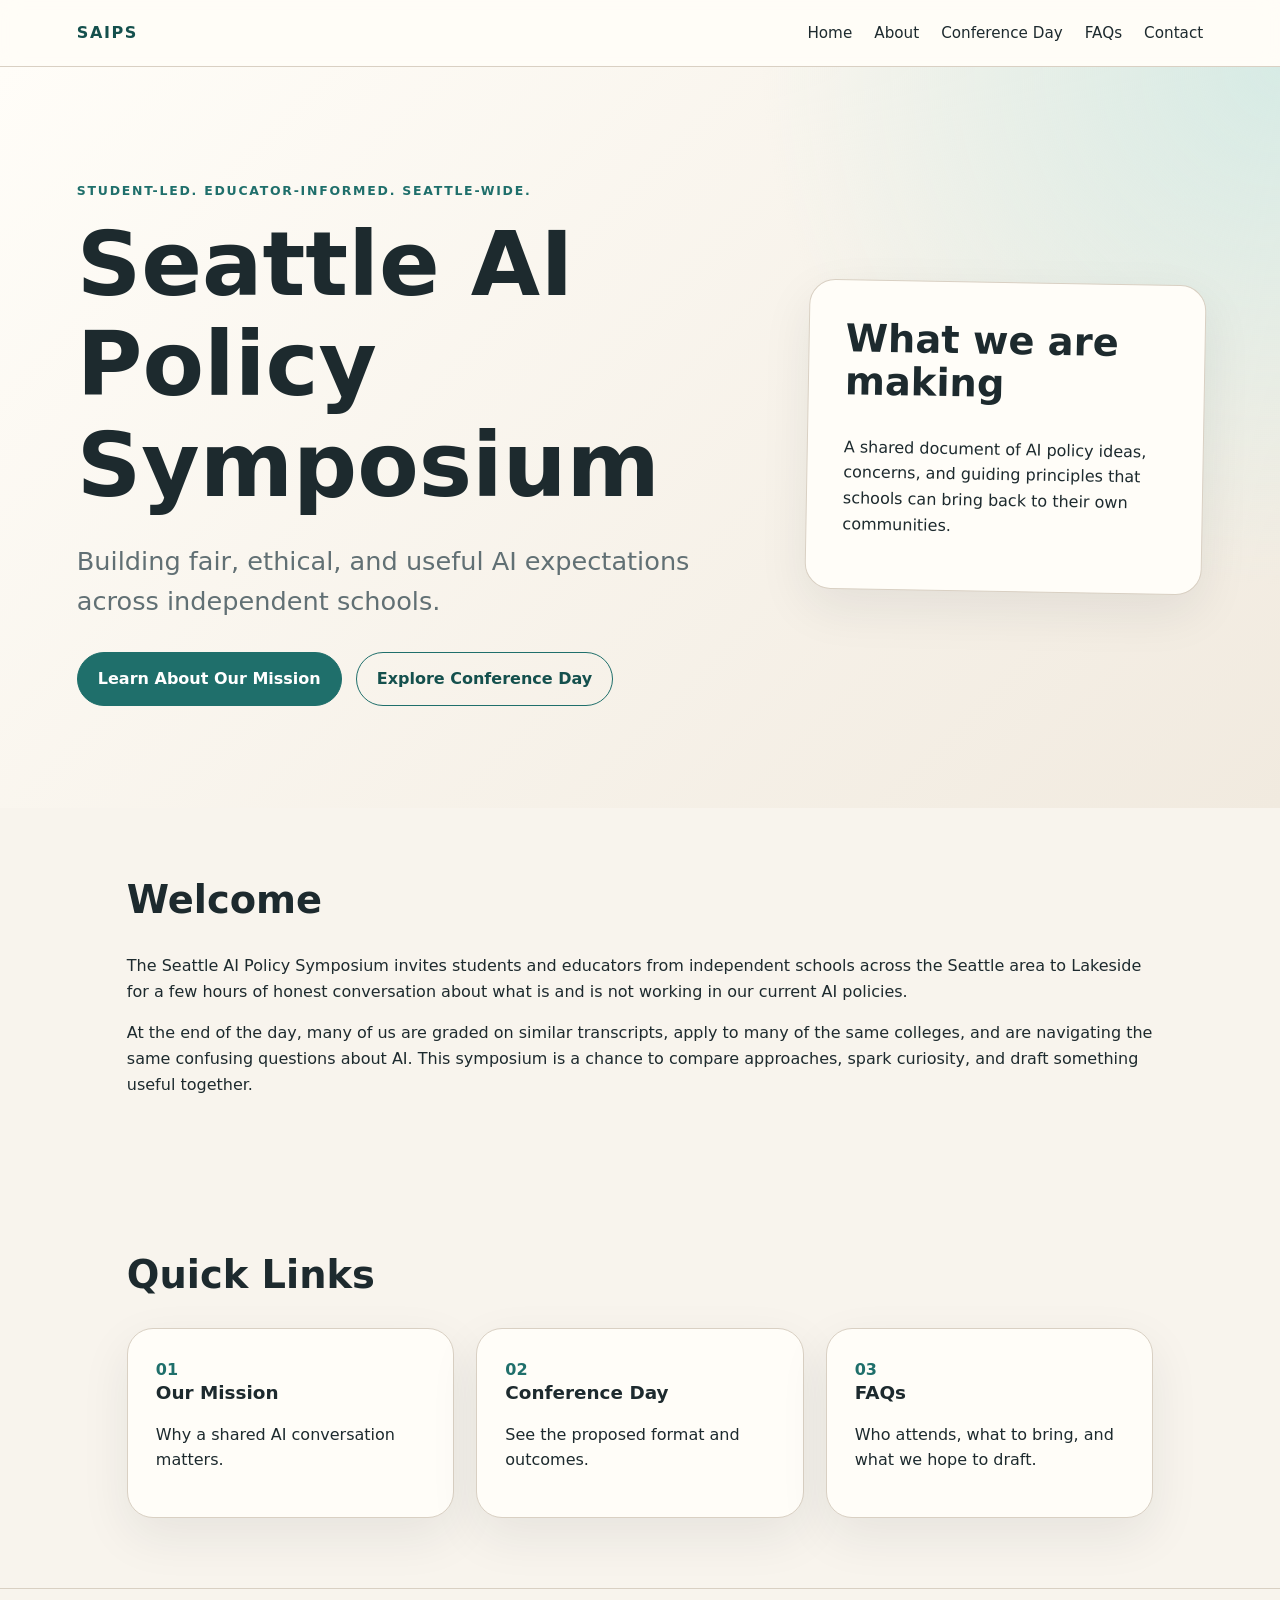
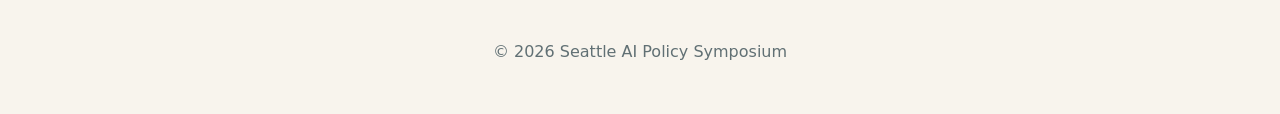
<file: index.html>
<!DOCTYPE html>
<html lang="en">
<head>
  <meta charset="UTF-8" />
  <meta name="viewport" content="width=device-width, initial-scale=1.0" />
  <title>Seattle AI Policy Symposium</title>
  <link rel="stylesheet" href="styles.css" />
</head>
<body>
  <header class="site-header">
    <a class="logo" href="index.html">SAIPS</a>
    <nav>
      <a href="index.html">Home</a>
      <a href="about.html">About</a>
      <a href="conference-day.html">Conference Day</a>
      <a href="faq.html">FAQs</a>
      <a href="contact.html">Contact</a>
    </nav>
  </header>

  <main>
    <section class="hero">
      <div class="hero-text">
        <p class="eyebrow">Student-led. Educator-informed. Seattle-wide.</p>
        <h1>Seattle AI Policy Symposium</h1>
        <p class="subtitle">Building fair, ethical, and useful AI expectations across independent schools.</p>
        <div class="button-row">
          <a class="button primary" href="about.html">Learn About Our Mission</a>
          <a class="button secondary" href="conference-day.html">Explore Conference Day</a>
        </div>
      </div>
      <div class="hero-card">
        <h2>What we are making</h2>
        <p>A shared document of AI policy ideas, concerns, and guiding principles that schools can bring back to their own communities.</p>
      </div>
    </section>

    <section class="welcome section">
      <h2>Welcome</h2>
      <p>The Seattle AI Policy Symposium invites students and educators from independent schools across the Seattle area to Lakeside for a few hours of honest conversation about what is and is not working in our current AI policies.</p>
      <p>At the end of the day, many of us are graded on similar transcripts, apply to many of the same colleges, and are navigating the same confusing questions about AI. This symposium is a chance to compare approaches, spark curiosity, and draft something useful together.</p>
    </section>

    <section class="quick-links section">
      <h2>Quick Links</h2>
      <div class="cards three">
        <a class="card" href="about.html">
          <span>01</span>
          <h3>Our Mission</h3>
          <p>Why a shared AI conversation matters.</p>
        </a>
        <a class="card" href="conference-day.html">
          <span>02</span>
          <h3>Conference Day</h3>
          <p>See the proposed format and outcomes.</p>
        </a>
        <a class="card" href="faq.html">
          <span>03</span>
          <h3>FAQs</h3>
          <p>Who attends, what to bring, and what we hope to draft.</p>
        </a>
      </div>
    </section>
  </main>

  <footer>
    <p>© 2026 Seattle AI Policy Symposium</p>
  </footer>
</body>
</html>
</file>
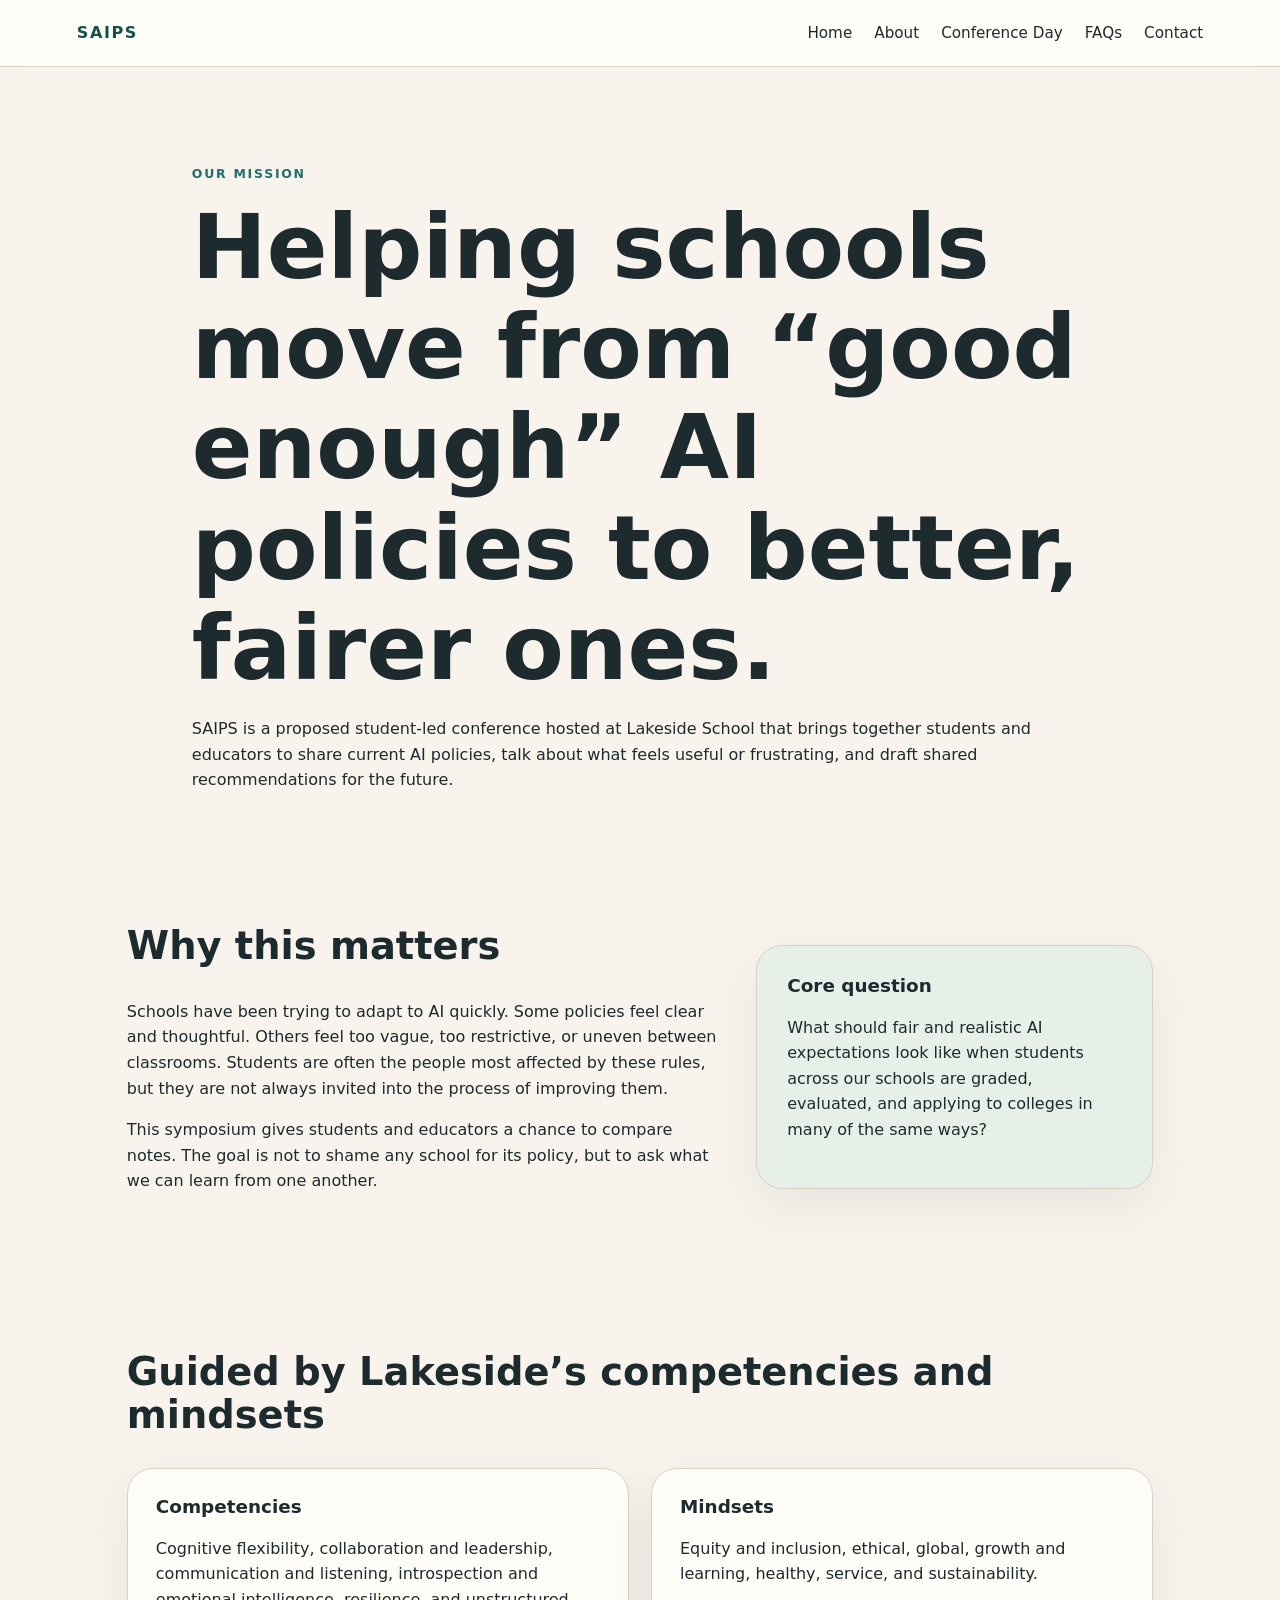
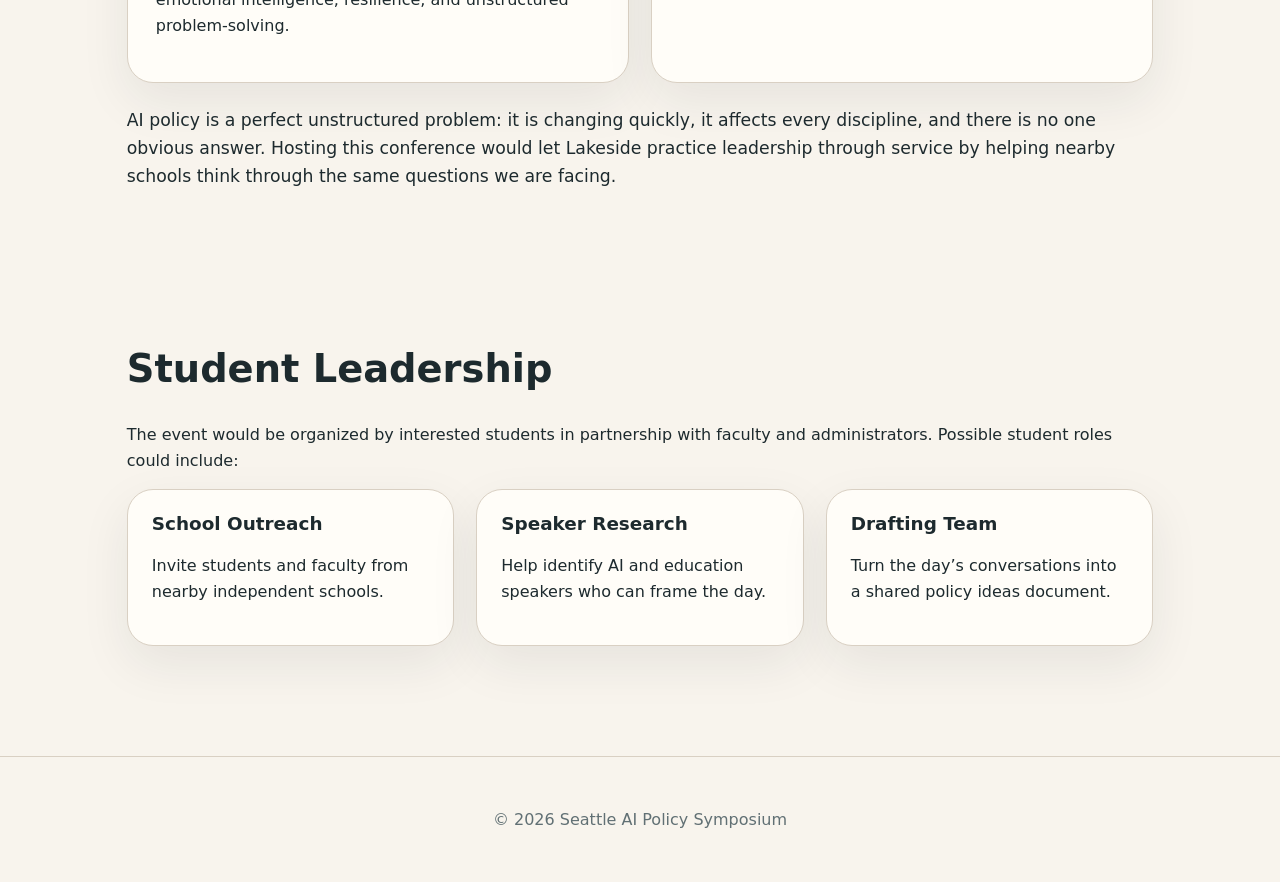
<file: about.html>
<!DOCTYPE html>
<html lang="en">
<head>
  <meta charset="UTF-8" />
  <meta name="viewport" content="width=device-width, initial-scale=1.0" />
  <title>About | Seattle AI Policy Symposium</title>
  <link rel="stylesheet" href="styles.css" />
</head>
<body>
  <header class="site-header">
    <a class="logo" href="index.html">SAIPS</a>
    <nav>
      <a href="index.html">Home</a>
      <a href="about.html">About</a>
      <a href="conference-day.html">Conference Day</a>
      <a href="faq.html">FAQs</a>
      <a href="contact.html">Contact</a>
    </nav>
  </header>

  <main class="page">
    <section class="page-hero">
      <p class="eyebrow">Our Mission</p>
      <h1>Helping schools move from “good enough” AI policies to better, fairer ones.</h1>
      <p>SAIPS is a proposed student-led conference hosted at Lakeside School that brings together students and educators to share current AI policies, talk about what feels useful or frustrating, and draft shared recommendations for the future.</p>
    </section>

    <section class="section split">
      <div>
        <h2>Why this matters</h2>
        <p>Schools have been trying to adapt to AI quickly. Some policies feel clear and thoughtful. Others feel too vague, too restrictive, or uneven between classrooms. Students are often the people most affected by these rules, but they are not always invited into the process of improving them.</p>
        <p>This symposium gives students and educators a chance to compare notes. The goal is not to shame any school for its policy, but to ask what we can learn from one another.</p>
      </div>
      <div class="note-card">
        <h3>Core question</h3>
        <p>What should fair and realistic AI expectations look like when students across our schools are graded, evaluated, and applying to colleges in many of the same ways?</p>
      </div>
    </section>

    <section class="section">
      <h2>Guided by Lakeside’s competencies and mindsets</h2>
      <div class="cards two">
        <div class="card">
          <h3>Competencies</h3>
          <p>Cognitive flexibility, collaboration and leadership, communication and listening, introspection and emotional intelligence, resilience, and unstructured problem-solving.</p>
        </div>
        <div class="card">
          <h3>Mindsets</h3>
          <p>Equity and inclusion, ethical, global, growth and learning, healthy, service, and sustainability.</p>
        </div>
      </div>
      <p class="after-card">AI policy is a perfect unstructured problem: it is changing quickly, it affects every discipline, and there is no one obvious answer. Hosting this conference would let Lakeside practice leadership through service by helping nearby schools think through the same questions we are facing.</p>
    </section>

    <section class="section leadership">
      <h2>Student Leadership</h2>
      <p>The event would be organized by interested students in partnership with faculty and administrators. Possible student roles could include:</p>
      <div class="cards three">
        <div class="mini-card"><h3>School Outreach</h3><p>Invite students and faculty from nearby independent schools.</p></div>
        <div class="mini-card"><h3>Speaker Research</h3><p>Help identify AI and education speakers who can frame the day.</p></div>
        <div class="mini-card"><h3>Drafting Team</h3><p>Turn the day’s conversations into a shared policy ideas document.</p></div>
      </div>
    </section>
  </main>

  <footer><p>© 2026 Seattle AI Policy Symposium</p></footer>
</body>
</html>
</file>
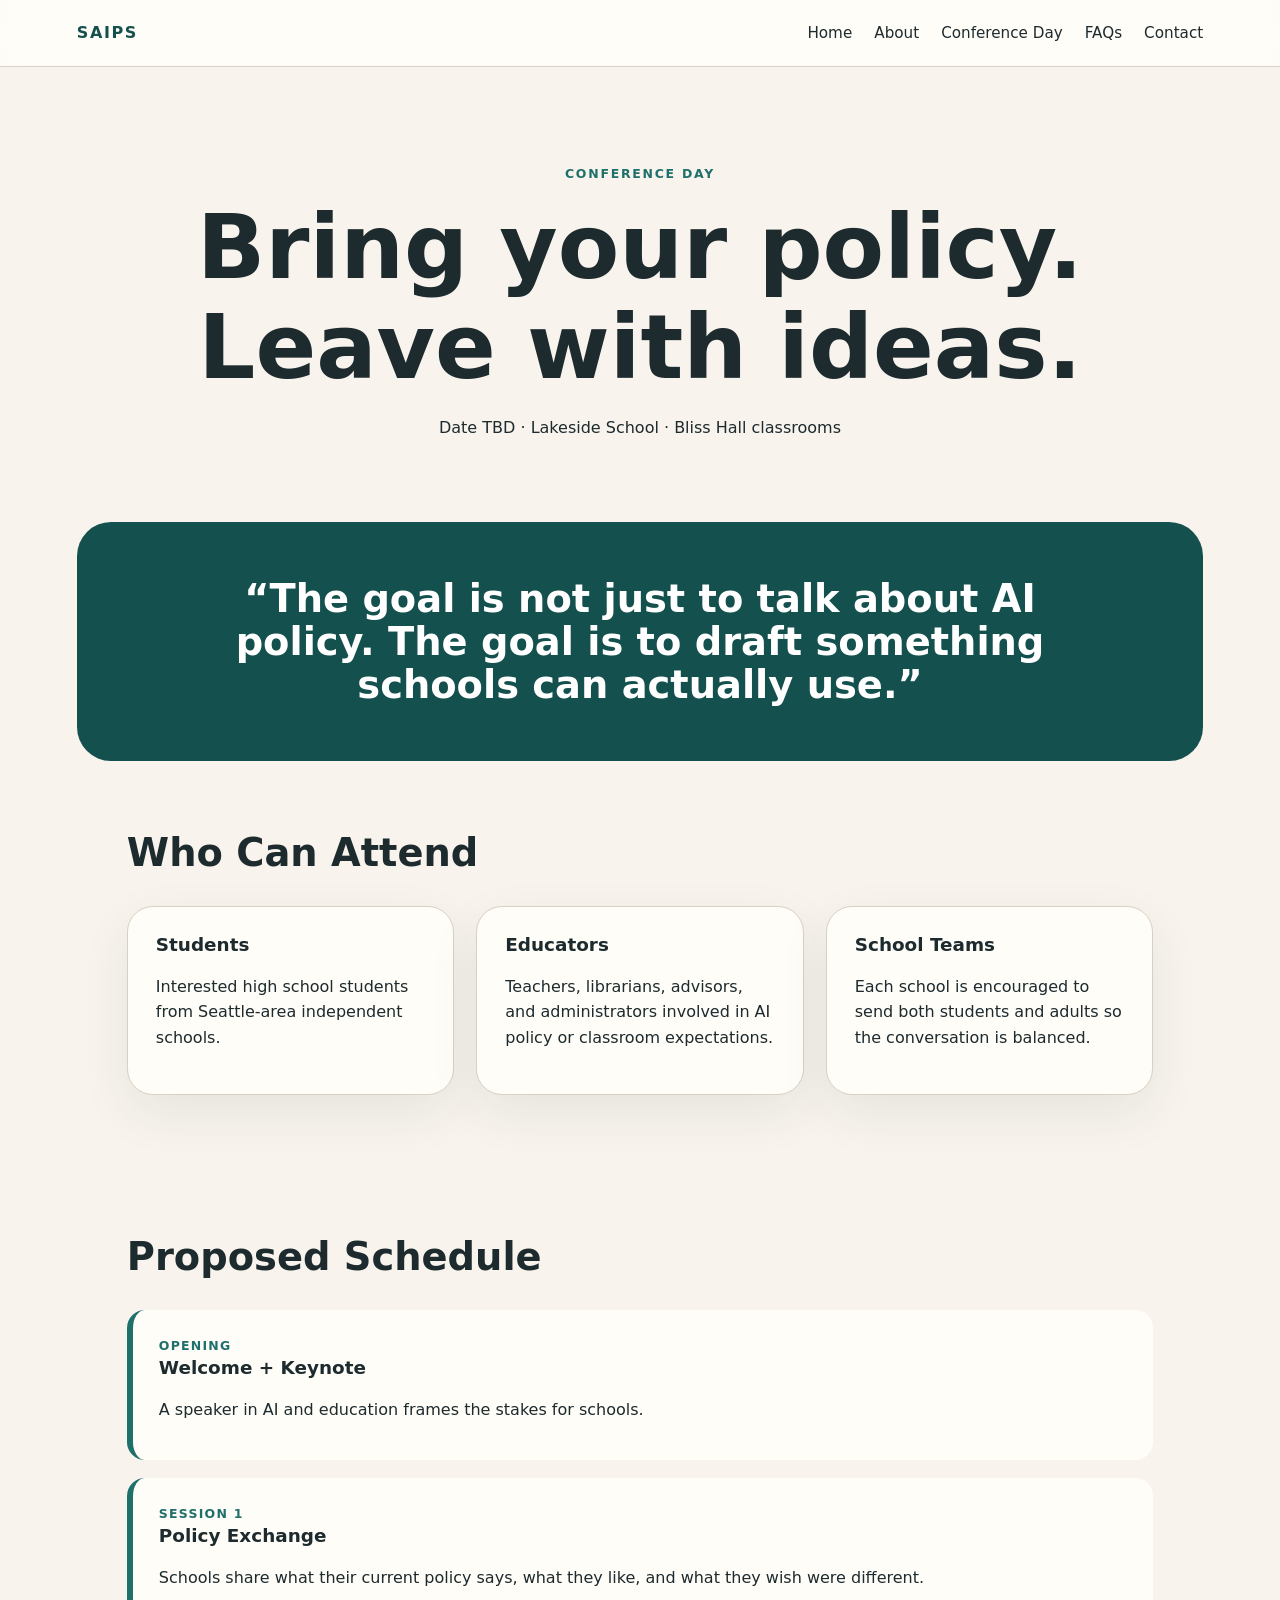
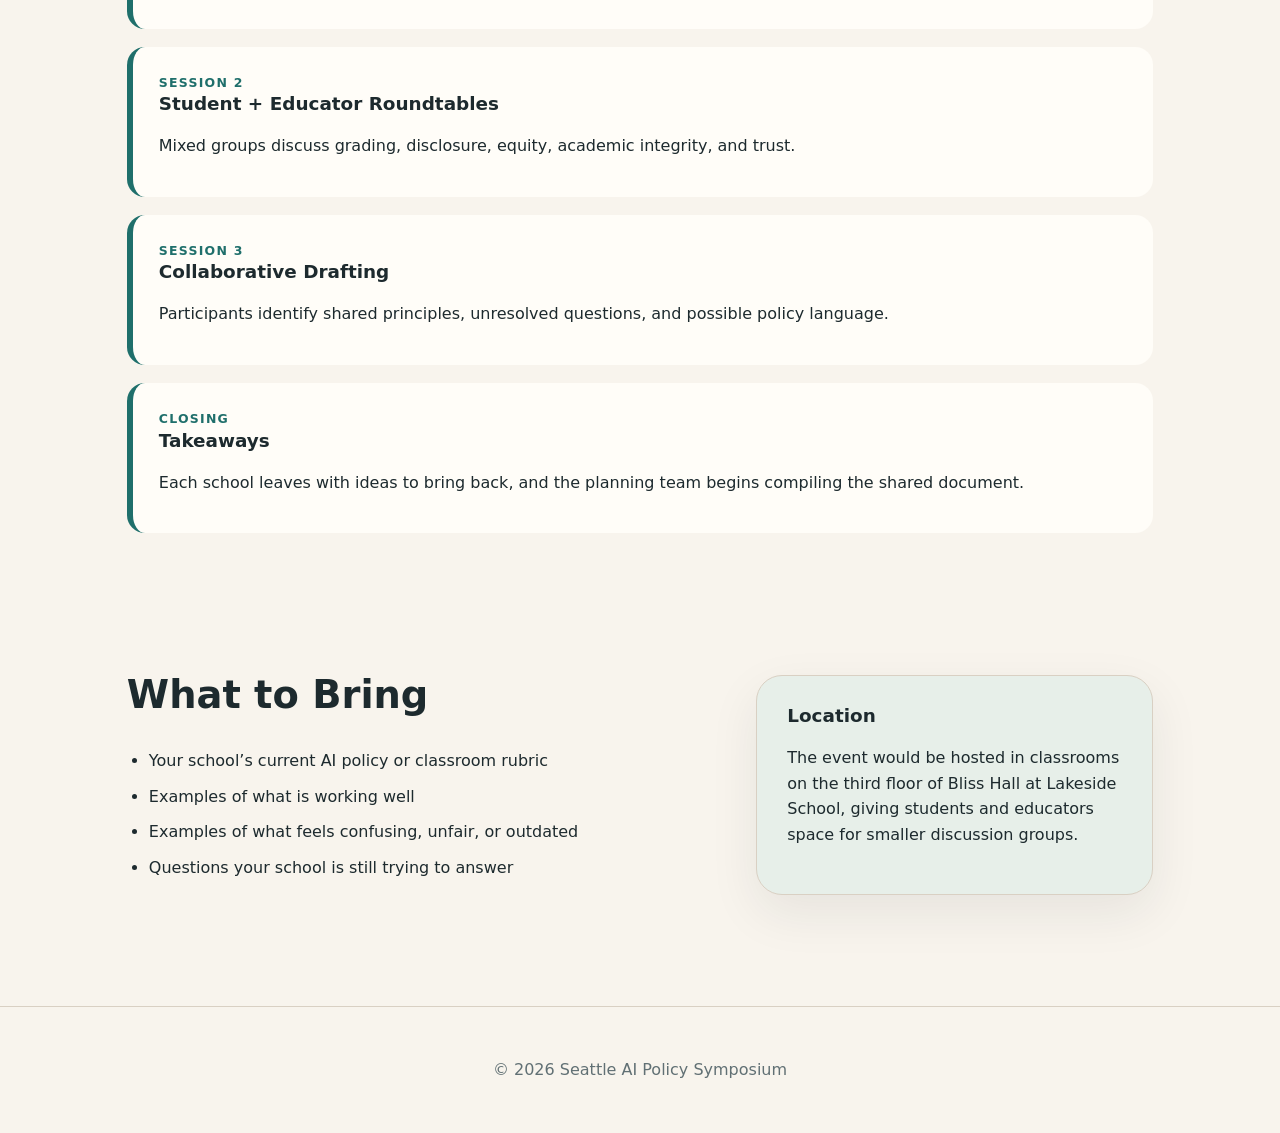
<file: conference-day.html>
<!DOCTYPE html>
<html lang="en">
<head>
  <meta charset="UTF-8" />
  <meta name="viewport" content="width=device-width, initial-scale=1.0" />
  <title>Conference Day | Seattle AI Policy Symposium</title>
  <link rel="stylesheet" href="styles.css" />
</head>
<body>
  <header class="site-header">
    <a class="logo" href="index.html">SAIPS</a>
    <nav>
      <a href="index.html">Home</a>
      <a href="about.html">About</a>
      <a href="conference-day.html">Conference Day</a>
      <a href="faq.html">FAQs</a>
      <a href="contact.html">Contact</a>
    </nav>
  </header>

  <main class="page">
    <section class="page-hero centered">
      <p class="eyebrow">Conference Day</p>
      <h1>Bring your policy. Leave with ideas.</h1>
      <p>Date TBD · Lakeside School · Bliss Hall classrooms</p>
    </section>

    <section class="quote-band">
      <h2>“The goal is not just to talk about AI policy. The goal is to draft something schools can actually use.”</h2>
    </section>

    <section class="section">
      <h2>Who Can Attend</h2>
      <div class="cards three">
        <div class="card"><h3>Students</h3><p>Interested high school students from Seattle-area independent schools.</p></div>
        <div class="card"><h3>Educators</h3><p>Teachers, librarians, advisors, and administrators involved in AI policy or classroom expectations.</p></div>
        <div class="card"><h3>School Teams</h3><p>Each school is encouraged to send both students and adults so the conversation is balanced.</p></div>
      </div>
    </section>

    <section class="section schedule">
      <h2>Proposed Schedule</h2>
      <div class="timeline">
        <div><time>Opening</time><h3>Welcome + Keynote</h3><p>A speaker in AI and education frames the stakes for schools.</p></div>
        <div><time>Session 1</time><h3>Policy Exchange</h3><p>Schools share what their current policy says, what they like, and what they wish were different.</p></div>
        <div><time>Session 2</time><h3>Student + Educator Roundtables</h3><p>Mixed groups discuss grading, disclosure, equity, academic integrity, and trust.</p></div>
        <div><time>Session 3</time><h3>Collaborative Drafting</h3><p>Participants identify shared principles, unresolved questions, and possible policy language.</p></div>
        <div><time>Closing</time><h3>Takeaways</h3><p>Each school leaves with ideas to bring back, and the planning team begins compiling the shared document.</p></div>
      </div>
    </section>

    <section class="section split">
      <div>
        <h2>What to Bring</h2>
        <ul class="checklist">
          <li>Your school’s current AI policy or classroom rubric</li>
          <li>Examples of what is working well</li>
          <li>Examples of what feels confusing, unfair, or outdated</li>
          <li>Questions your school is still trying to answer</li>
        </ul>
      </div>
      <div class="note-card">
        <h3>Location</h3>
        <p>The event would be hosted in classrooms on the third floor of Bliss Hall at Lakeside School, giving students and educators space for smaller discussion groups.</p>
      </div>
    </section>
  </main>

  <footer><p>© 2026 Seattle AI Policy Symposium</p></footer>
</body>
</html>
</file>
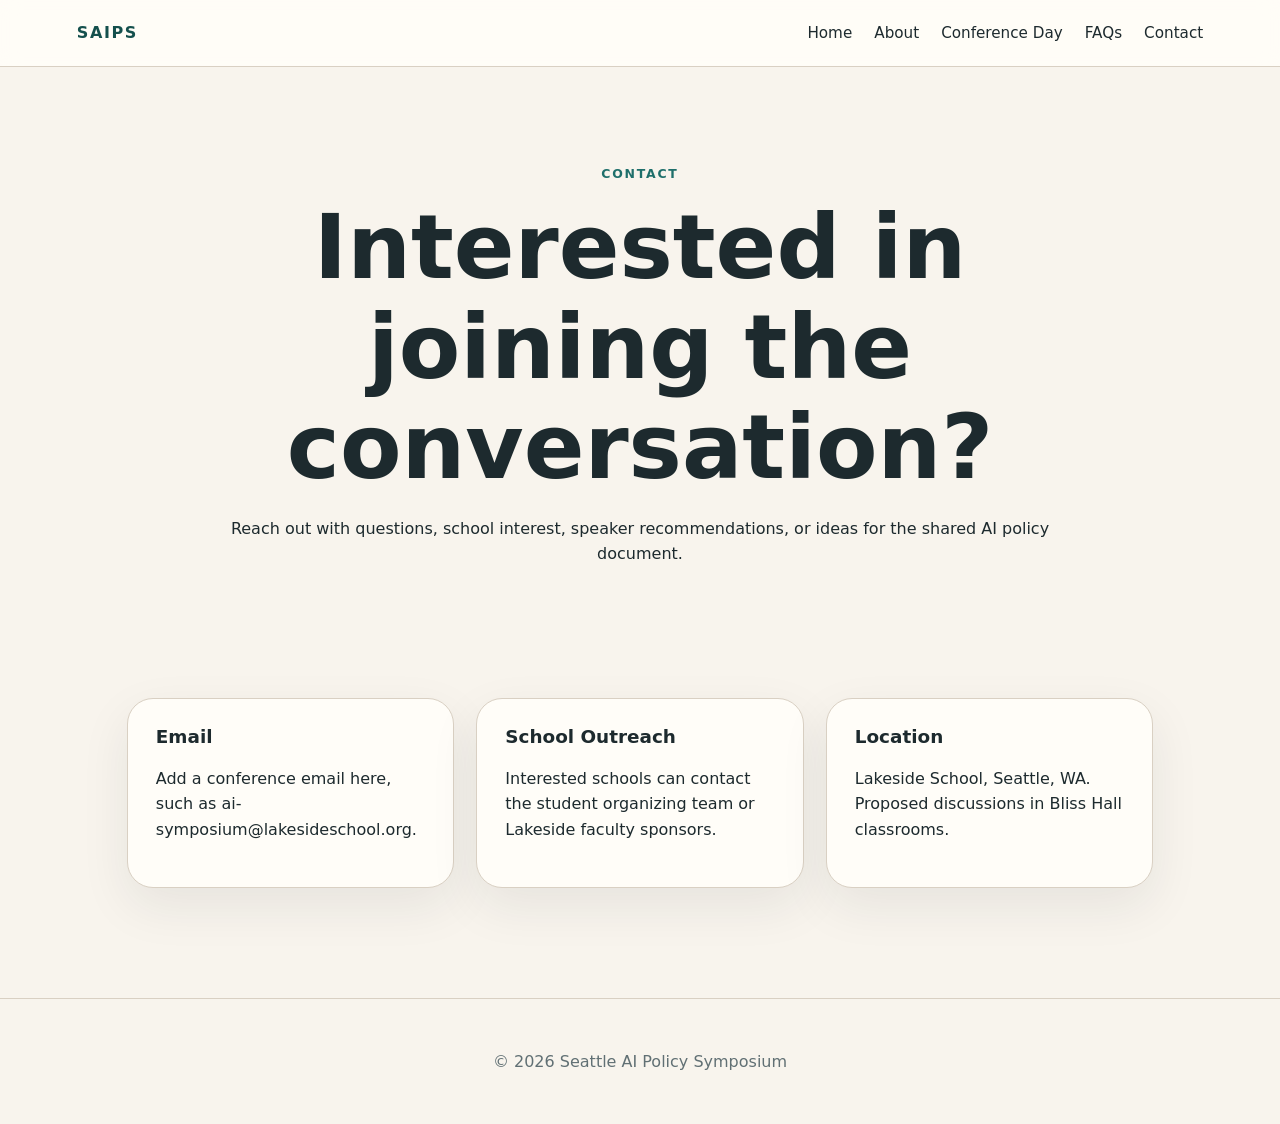
<file: contact.html>
<!DOCTYPE html>
<html lang="en">
<head>
  <meta charset="UTF-8" />
  <meta name="viewport" content="width=device-width, initial-scale=1.0" />
  <title>Contact | Seattle AI Policy Symposium</title>
  <link rel="stylesheet" href="styles.css" />
</head>
<body>
  <header class="site-header">
    <a class="logo" href="index.html">SAIPS</a>
    <nav>
      <a href="index.html">Home</a>
      <a href="about.html">About</a>
      <a href="conference-day.html">Conference Day</a>
      <a href="faq.html">FAQs</a>
      <a href="contact.html">Contact</a>
    </nav>
  </header>

  <main class="page">
    <section class="page-hero centered">
      <p class="eyebrow">Contact</p>
      <h1>Interested in joining the conversation?</h1>
      <p>Reach out with questions, school interest, speaker recommendations, or ideas for the shared AI policy document.</p>
    </section>

    <section class="section cards three">
      <div class="card"><h3>Email</h3><p>Add a conference email here, such as ai-symposium@lakesideschool.org.</p></div>
      <div class="card"><h3>School Outreach</h3><p>Interested schools can contact the student organizing team or Lakeside faculty sponsors.</p></div>
      <div class="card"><h3>Location</h3><p>Lakeside School, Seattle, WA. Proposed discussions in Bliss Hall classrooms.</p></div>
    </section>
  </main>

  <footer><p>© 2026 Seattle AI Policy Symposium</p></footer>
</body>
</html>
</file>
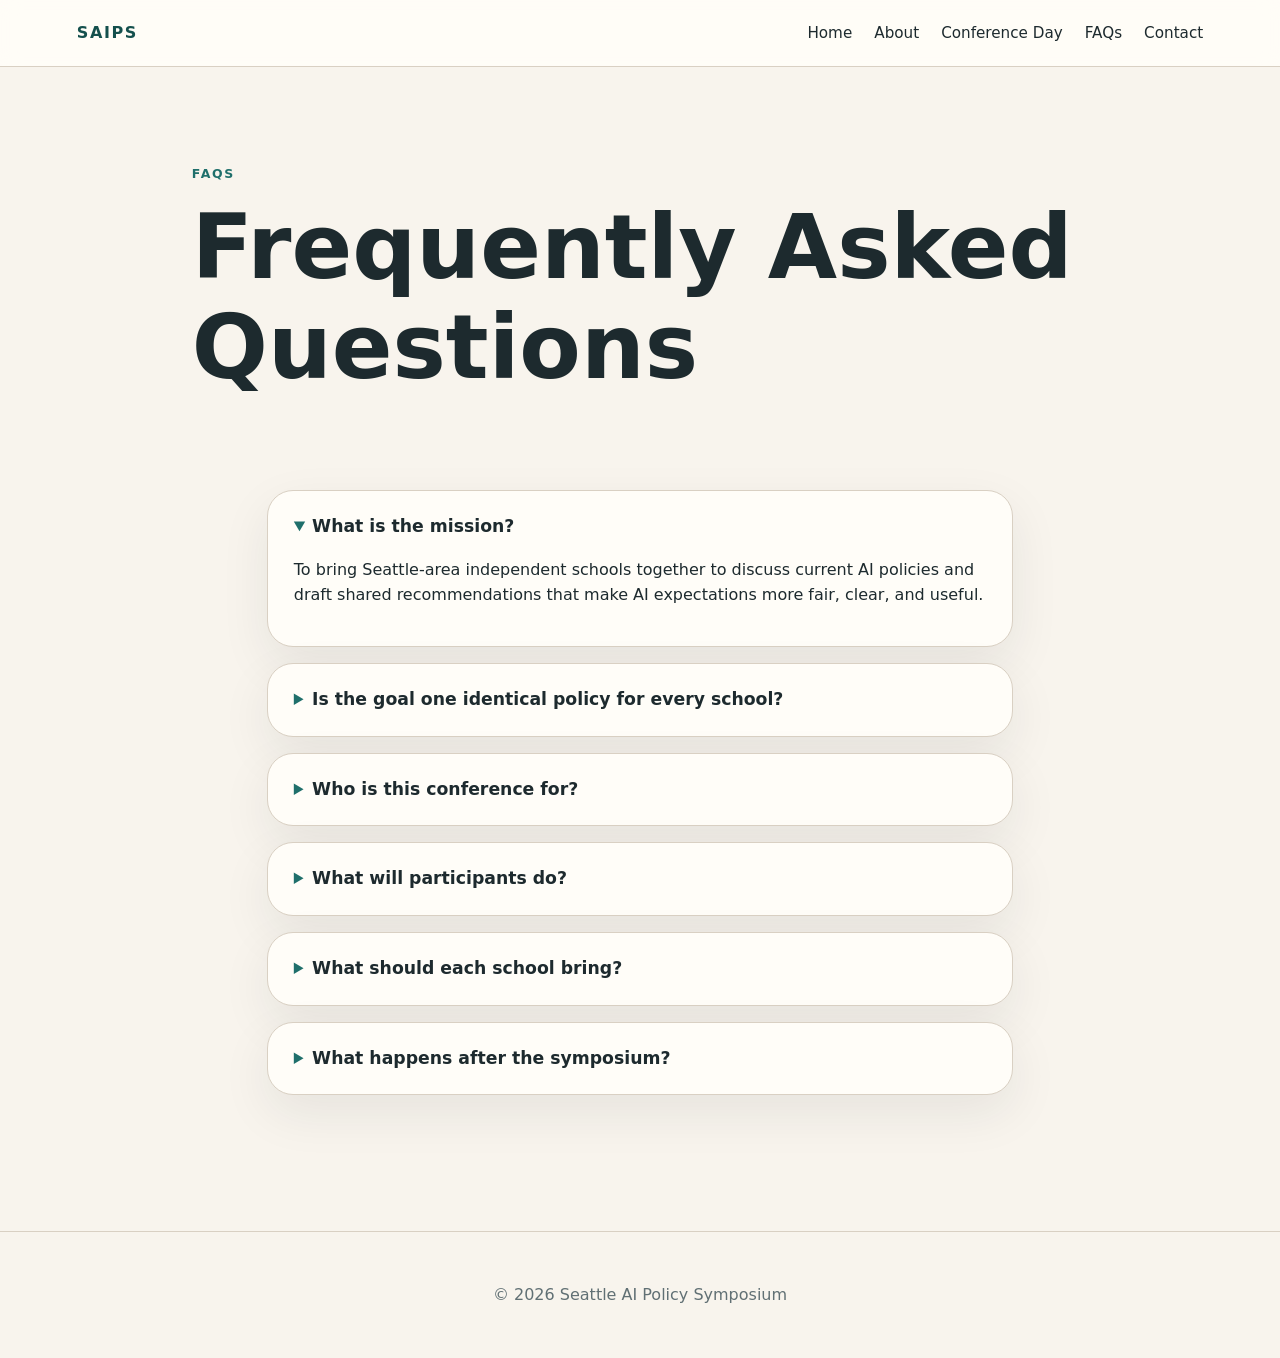
<file: faq.html>
<!DOCTYPE html>
<html lang="en">
<head>
  <meta charset="UTF-8" />
  <meta name="viewport" content="width=device-width, initial-scale=1.0" />
  <title>FAQs | Seattle AI Policy Symposium</title>
  <link rel="stylesheet" href="styles.css" />
</head>
<body>
  <header class="site-header">
    <a class="logo" href="index.html">SAIPS</a>
    <nav>
      <a href="index.html">Home</a>
      <a href="about.html">About</a>
      <a href="conference-day.html">Conference Day</a>
      <a href="faq.html">FAQs</a>
      <a href="contact.html">Contact</a>
    </nav>
  </header>

  <main class="page">
    <section class="page-hero">
      <p class="eyebrow">FAQs</p>
      <h1>Frequently Asked Questions</h1>
    </section>

    <section class="faq-list">
      <details open><summary>What is the mission?</summary><p>To bring Seattle-area independent schools together to discuss current AI policies and draft shared recommendations that make AI expectations more fair, clear, and useful.</p></details>
      <details><summary>Is the goal one identical policy for every school?</summary><p>The ideal outcome is a shared regional framework: common principles and expectations that schools can reference while still adapting to their own communities.</p></details>
      <details><summary>Who is this conference for?</summary><p>Students and educators who care about AI, grading, academic integrity, equity, and the future of learning.</p></details>
      <details><summary>What will participants do?</summary><p>Participants will compare policies, discuss satisfaction and dissatisfaction with current rules, join roundtables, and help draft a shared document of ideas and recommendations.</p></details>
      <details><summary>What should each school bring?</summary><p>Each school should bring its current AI policy, any relevant rubrics, and honest reflections about what is working and what is not.</p></details>
      <details><summary>What happens after the symposium?</summary><p>The organizing team will compile takeaways into a student- and educator-informed document that participating schools can use when revising their policies.</p></details>
    </section>
  </main>

  <footer><p>© 2026 Seattle AI Policy Symposium</p></footer>
</body>
</html>
</file>
<file: styles.css>
:root {
  --bg: #f8f4ed;
  --paper: #fffdf8;
  --ink: #1d2a2e;
  --muted: #617074;
  --accent: #1f6f6b;
  --accent-dark: #14504d;
  --soft: #e7efe9;
  --line: #d9d0c3;
}

* { box-sizing: border-box; }
body {
  margin: 0;
  font-family: Inter, ui-sans-serif, system-ui, -apple-system, BlinkMacSystemFont, "Segoe UI", sans-serif;
  background: var(--bg);
  color: var(--ink);
  line-height: 1.6;
}

a { color: inherit; text-decoration: none; }

.site-header {
  display: flex;
  align-items: center;
  justify-content: space-between;
  padding: 20px 6vw;
  background: rgba(255,253,248,.92);
  border-bottom: 1px solid var(--line);
  position: sticky;
  top: 0;
  z-index: 10;
  backdrop-filter: blur(10px);
}

.logo {
  font-weight: 800;
  letter-spacing: .1em;
  color: var(--accent-dark);
}

nav { display: flex; gap: 22px; flex-wrap: wrap; font-size: 0.95rem; }
nav a:hover { color: var(--accent); }

.hero {
  min-height: 78vh;
  display: grid;
  grid-template-columns: 1.4fr .8fr;
  gap: 36px;
  align-items: center;
  padding: 8vw 6vw;
  background:
    radial-gradient(circle at top right, #d7ebe5 0, transparent 35%),
    linear-gradient(135deg, #fffdf8 0%, #f1eadf 100%);
}

.eyebrow {
  text-transform: uppercase;
  letter-spacing: .14em;
  color: var(--accent);
  font-weight: 800;
  font-size: .78rem;
}

h1, h2, h3 { line-height: 1.12; margin-top: 0; }
h1 { font-size: clamp(2.7rem, 7vw, 6rem); margin-bottom: 18px; }
h2 { font-size: clamp(1.7rem, 3vw, 2.5rem); }
h3 { font-size: 1.15rem; }

.subtitle { font-size: clamp(1.2rem, 2vw, 1.65rem); color: var(--muted); max-width: 760px; }
.button-row { display: flex; gap: 14px; flex-wrap: wrap; margin-top: 30px; }
.button { padding: 13px 20px; border-radius: 999px; font-weight: 700; border: 1px solid var(--accent); }
.button.primary { background: var(--accent); color: white; }
.button.secondary { background: transparent; color: var(--accent-dark); }

.hero-card, .note-card, .card, .mini-card, details {
  background: var(--paper);
  border: 1px solid var(--line);
  border-radius: 26px;
  box-shadow: 0 18px 50px rgba(29,42,46,.08);
}
.hero-card { padding: 36px; transform: rotate(1deg); }

.section { padding: 70px 6vw; max-width: 1180px; margin: 0 auto; }
.page { padding-bottom: 40px; }
.page-hero { padding: 85px 6vw 45px; max-width: 1050px; margin: 0 auto; }
.centered { text-align: center; }

.split { display: grid; grid-template-columns: 1.2fr .8fr; gap: 34px; align-items: center; }
.note-card { padding: 30px; background: var(--soft); }

.cards { display: grid; gap: 22px; }
.cards.three { grid-template-columns: repeat(3, 1fr); }
.cards.two { grid-template-columns: repeat(2, 1fr); }
.card { padding: 28px; transition: transform .2s ease, box-shadow .2s ease; }
a.card:hover { transform: translateY(-4px); box-shadow: 0 24px 55px rgba(29,42,46,.12); }
.card span { color: var(--accent); font-weight: 900; }
.mini-card { padding: 24px; }
.after-card { margin-top: 24px; font-size: 1.08rem; }

.quote-band {
  margin: 20px 6vw 0;
  padding: 55px 6vw;
  border-radius: 34px;
  background: var(--accent-dark);
  color: white;
  text-align: center;
}
.quote-band h2 { max-width: 920px; margin: 0 auto; }

.timeline { display: grid; gap: 18px; }
.timeline div {
  background: var(--paper);
  border-left: 6px solid var(--accent);
  border-radius: 18px;
  padding: 22px 26px;
}
time { color: var(--accent); font-weight: 900; text-transform: uppercase; letter-spacing: .1em; font-size: .78rem; }
.checklist { padding-left: 22px; }
.checklist li { margin: 10px 0; }

.faq-list { max-width: 900px; margin: 0 auto; padding: 30px 6vw 80px; }
details { padding: 22px 26px; margin-bottom: 16px; }
summary { cursor: pointer; font-weight: 800; font-size: 1.08rem; }
summary::marker { color: var(--accent); }

footer {
  padding: 34px 6vw;
  border-top: 1px solid var(--line);
  color: var(--muted);
  text-align: center;
}

@media (max-width: 820px) {
  .site-header { align-items: flex-start; flex-direction: column; gap: 14px; }
  .hero, .split, .cards.three, .cards.two { grid-template-columns: 1fr; }
  .hero { min-height: auto; }
  nav { gap: 12px; }
}
</file>
